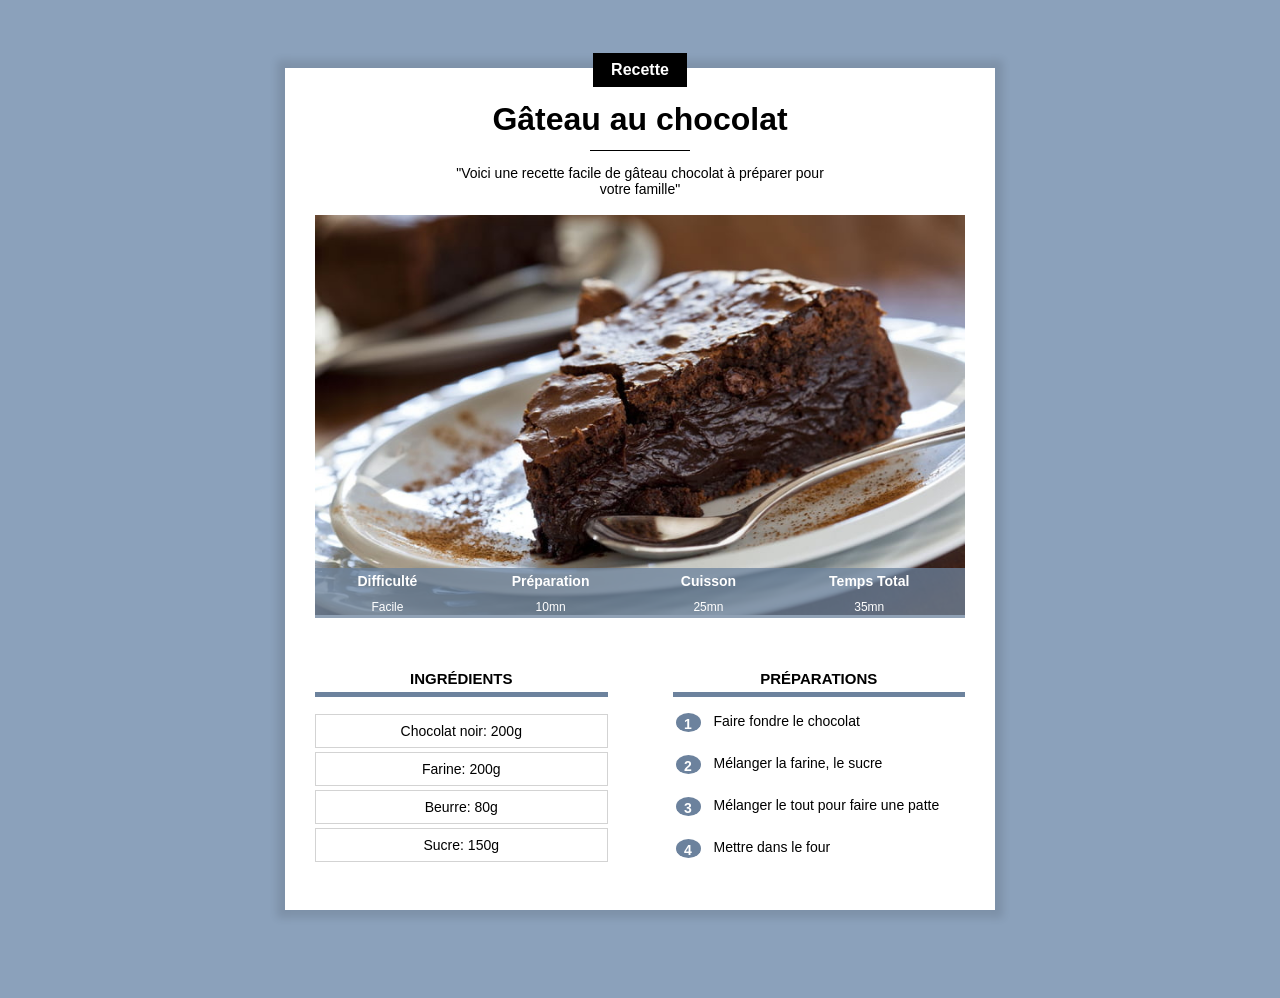
<file: index.html>
<!DOCTYPE html>
<html lang="fr">
<head>
	<meta charset="utf-8">
	<meta name="viewport" content="width=device-width, initial-scale=1.0">
	<title>Recette gâteau chocolat</title>
	<link rel="stylesheet" href="recette.css"/>

</head>

<body>
	

<div class="contenu" s>
		<div class=" centre categorie">
		<p class ="categorie">Recette</p>
</div>
<h1 >  Gâteau au chocolat</h1>

<div class="separateur"></div>
<div class="centre">
<p class="description" style="text-align: center;"> "Voici une recette facile de gâteau chocolat à préparer pour votre famille"</p>
</div>
<div class="info">

	 <img class="centre info" src="gateau.jpg">
	<br>
	<table class="centre info">
		<tr>
			<th>Difficulté</th>
			<th>Préparation</th>
			<th>Cuisson</th>
			<th>Temps Total</th>
		</tr>

		<tr>
			<td>Facile</td>
			<td>10mn</td>
			<td>25mn</td>
			<td>35mn</td>
		</tr>
</table>

</div>
<div>
<div class="colonne1 colonne">
<h2> Ingrédients</h2>

<div class="ingredients">
	<p> Chocolat noir: 200g</p>
	<p> Farine: 200g</p>
	<p> Beurre: 80g</p>
	<p> Sucre: 150g</p>
</div>

</div>

<div class="colonne2 colonne">
<h2> Préparations</h2>

<table class="preparation">
	<tr> <td><p class="numero"> 1 </p></td> <td class="preparation_etape"> Faire fondre le chocolat</td> </tr>
	<tr> <td> <p class="numero">2 </p></td> <td class="preparation_etape">Mélanger la farine, le sucre</td> </tr>
	<tr> <td> <p class="numero">3 </p></td> <td class="preparation_etape">Mélanger le tout pour faire une patte</td> </tr>
	<tr> <td> <p class="numero">4 </p></td> <td class="preparation_etape">Mettre dans le four</td> </tr>
</table>
</div>
</div>

</div>
</body>
</html>
</file>
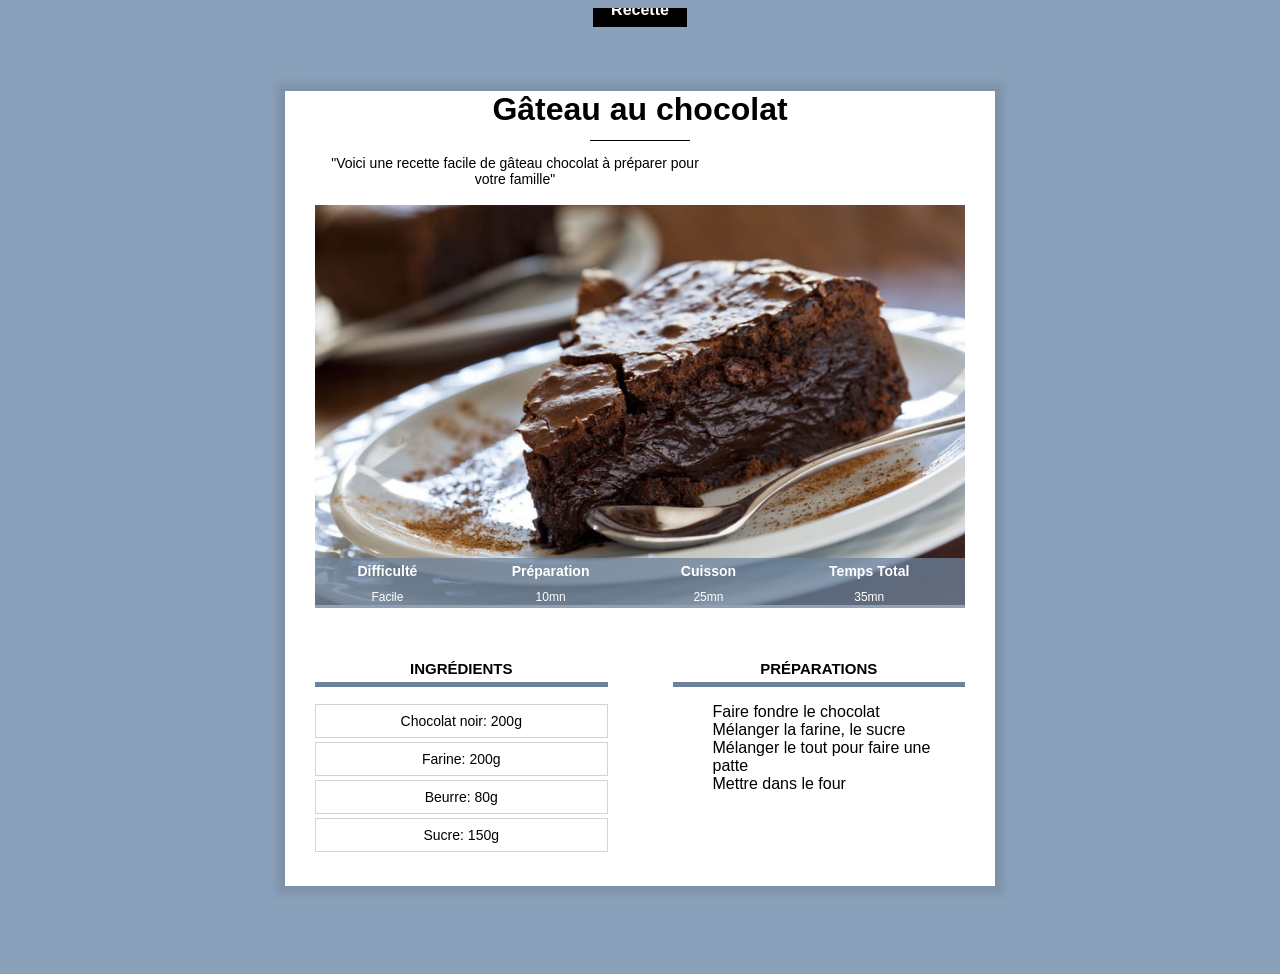
<file: recette.html>
<!DOCTYPE html>
<html lang="fr">
<head>
	<meta charset="utf-8">
	<meta name="viewport" content="width=device-width, initial-scale=1">
	<title>Recette gâteau chocolat</title>
	<link rel="stylesheet" href="recette.css"/>

</head>

<body>
	<div class=" centre categorie">
<p class ="categorie">Recette</p>
</div>

<div class="contenu">

<h1 >  Gâteau au chocolat</h1>

<div class="separateur"></div>
<p class="description" style="text-align: center;"> "Voici une recette facile de gâteau chocolat à préparer pour votre famille"</p>

<div class="info">

	 <img class="centre info" src="gateau.jpg">
	<br>
	<table class="info">
		<tr>
			<th>Difficulté</th>
			<th>Préparation</th>
			<th>Cuisson</th>
			<th>Temps Total</th>
		</tr>

		<tr>
			<td>Facile</td>
			<td>10mn</td>
			<td>25mn</td>
			<td>35mn</td>
		</tr>
</table>

</div>
<div class="colonne1 colonne">
<h2> Ingrédients</h2>

<div class="ingredients">
	<p> Chocolat noir: 200g</p>
	<p> Farine: 200g</p>
	<p> Beurre: 80g</p>
	<p> Sucre: 150g</p>
</div>

</div>

<div class="colonne2 colonne">
<h2> Préparations</h2>
<ol>
	<li> Faire fondre le chocolat</li>
	<li> Mélanger la farine, le sucre</li>
	<li> Mélanger le tout pour faire une patte</li>
	<li> Mettre dans le four</li>

</ol>
</div>

</div>
</body>
</html>
</file>
<file: recette.css>
*{
			overflow: auto;
		}

body{
			background-color: #8BA1BB;
			font-family: Arial;
		}
		p.categorie{
			background-color: black;
			color: white;
			display: inline-block;
			margin-top: -15px;
			padding: 8px 18PX;
			margin-bottom: 0;
			font-weight: bold;
			font-size: 16px;
		}

		div.contenu{
			background-color: white;
			margin: 40px 8%  40px 8%;
			padding: 0px 8px 20px 8px;
			box-shadow: 0px 0px 8px 8px rgba(0, 0, 0, 0.1);
			overflow: visible;
		}
		h1{
			text-align: center;
			margin-bottom: 12px;
			margin-top: 10px;
		}
		p.description{
			text-align: center;
			max-width: 400px;
			display: inline-block;
			font-size: 14px;
		}
		div.description{
			text-align: center;
		}
		.centre{
			text-align: center;
			width: 100%;
		}
		div.categorie{
			margin-bottom: 0px;
			margin-top: 0px;
			overflow: visible;
		}
		div.separateur{
			width: 100px;
			height: 1px;
			background-color: black;
			margin-left: auto;
			margin-right: auto;
		}
		div.info{
			position: relative;
		}
		table.info{
			position: absolute;
			 bottom:15px;
			 width: 100%;
			  color: white; 
			 background-color: #6C829DC0; 
			 height: 50px;"
		}
		table.info td{
			text-align: center;
			font-size: 12px;
			vertical-align: top;

		}
		table.info th{
			font-size: 14px;
			vertical-align: bottom;
			padding-bottom: 8px;

		}
		img.info{
			 display: block;
			 max-height: 400px;
			 object-fit: cover;
			 min-height: 200px;
			 width: 100%;
			 background-color: lightgrey;
		}
		
			div.colonne{
				width: 100%;
				margin-top: 20px;
				
			}

			div h2{
				text-align: center;
				text-transform: uppercase;
				font-size: 15px;
				border-bottom: 5px solid  #6C829D ;
				padding: 5px; 
			}
		div.colonne1{
		
			display: inline-block;
		
		}

		div.colonne2{
			float: right;
		}

		.ingredients p {
	    text-align: center;
	    font-size: 14px;
	    border: 1px solid lightgrey; 
	    padding: 8px 0;
	    margin-top: 4px;
	    margin-bottom: 0;
}
		table.preparation p.numero{
			background-color: #6C829D ;
			color: white;
			width: 25px;
			height: 25x;
			text-align: center;
			font-size: 14px;
			font-weight: bold;
			padding-top: 3px;
			box-sizing: border-box;
			border-radius: 50%;
			margin: 0;

		}
		table.preparation td{
			vertical-align: top;
		}
		table.preparation td.preparation_etape{
			font-size: 14px;
			padding-left: 10px;
			padding-bottom: 10px;
		}
		table.preparation tr{
			height: 40px;
		}
	@media only screen and (min-width: 768px){
		div.contenu{
		
			margin: 60px 10% 80px 10%;
			padding: 0px 30px 30px 30px;
			min-width: 350px;
			
		}
		
			div.colonne{
				width: 45%;
			

			div.colonne1{
			margin-right: 10%;
			
		}
		div.colonne2{
			float: right;

		}
		table.info{
					
					 height: 50px;"
				}
				table.info td{
					font-size: 12px;
					

				}
				table.info th{
					font-size: 14px
					}

					div.colonne{
				width: 45%;
				
			}

			
		div.colonne1{
		
			margin-right: 10%;
			
		}

		div.colonne2{
			float: right;
		}


	}
@media only screen and (min-width: 900px){
	div.contenu{
		
			margin-right: auto;
			margin-left: auto;
			width: 650px;
			
		}

}
</file>
